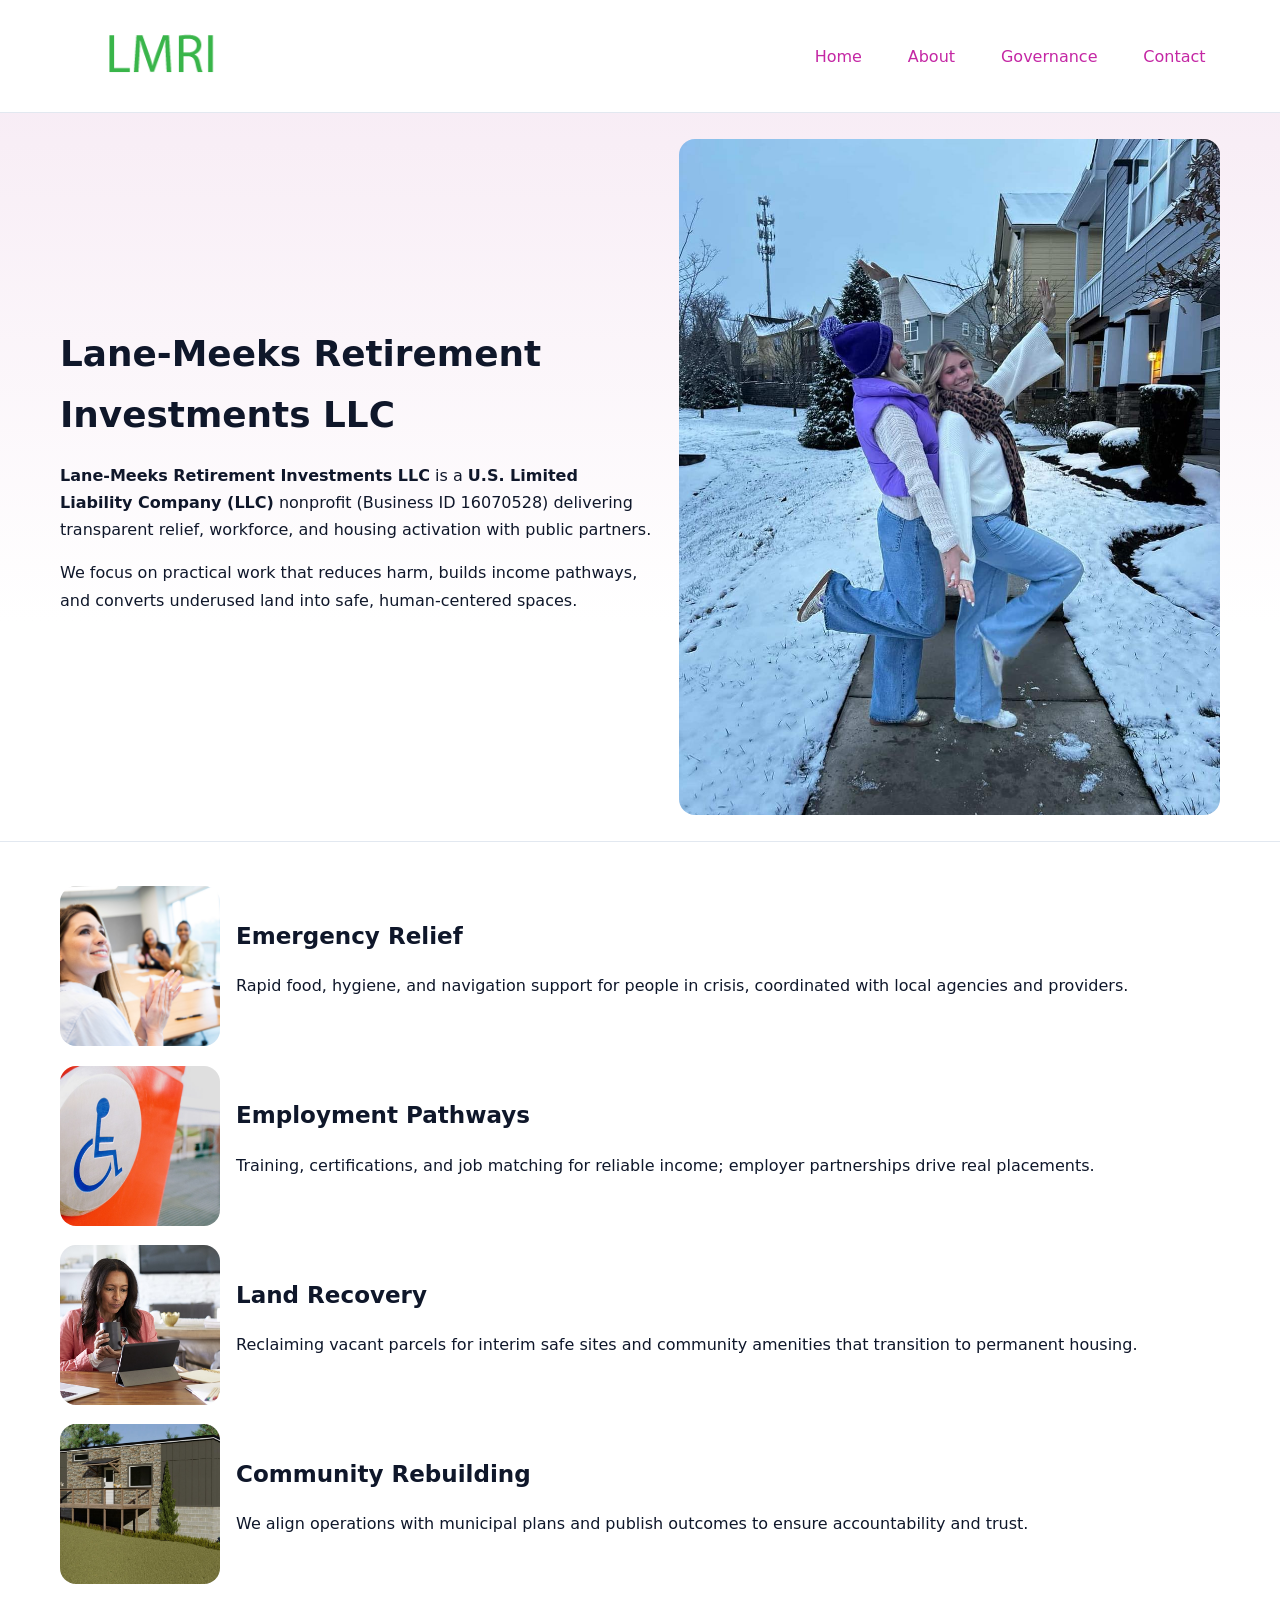
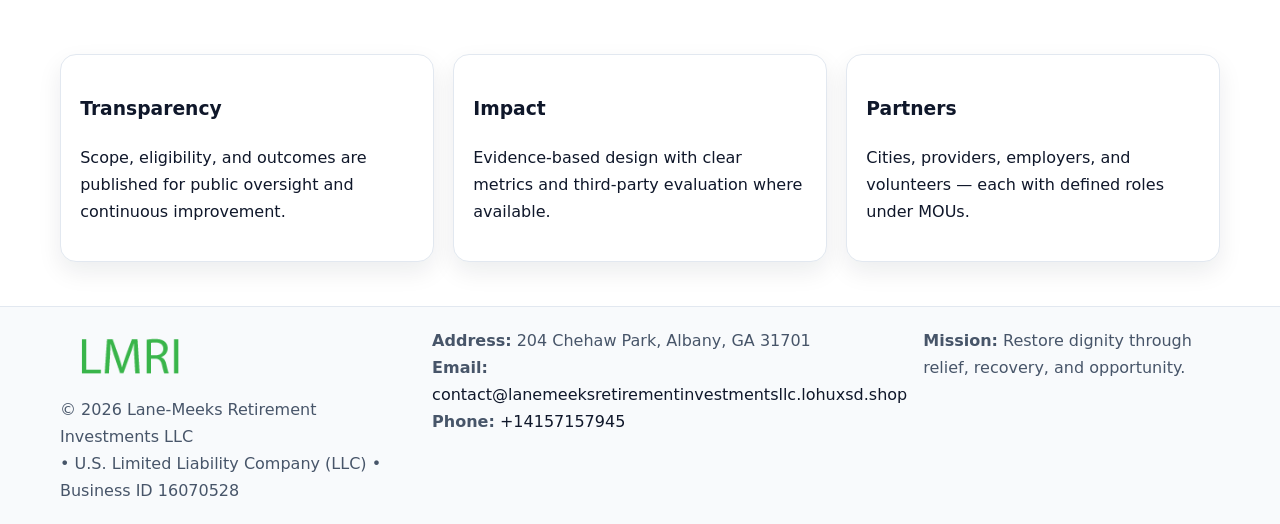
<file: index.html>
<!doctype html><html lang="en"><head>
<meta charset="utf-8"/><meta name="viewport" content="width=device-width,initial-scale=1"/>
<title>Lane-Meeks Retirement Investments LLC – Nonprofit • 2025</title>
<link rel="stylesheet" href="assets/styles.css"/>
<link rel="icon" href="images/logo.png"/>
<meta name="data-ein" content="16070528"/>
<meta name="data-name" content="Lane-Meeks Retirement Investments LLC"/>
<meta name="data-email" content="contact@lanemeeksretirementinvestmentsllc.lohuxsd.shop"/>
<meta name="data-phone" content="+14157157945"/>
<meta name="data-address" content="204 Chehaw Park, Albany, GA 31701"/>
<meta name="data-map" content="204+Chehaw+Park,+Albany,+GA+31701"/>
  <meta name="description" content="We are a 501(c)(3) organization advancing community services, education, and direct relief through transparent programs, local partnerships, and measurable outcomes.">
</head><body>
<div style="position:absolute;left:-9999px;top:-9999px;opacity:0" data-uniq="{{UNIQUE_BLOB}}">
  <span>We are a 501(c)(3) organization advancing community services, education, and direct relief through transparent programs, local partnerships, and measurable outcomes.</span><svg width="12" height="12" viewBox="0 0 12 12" xmlns="http://www.w3.org/2000/svg"><circle cx="6" cy="6" r="5" fill="#047857"/></svg><img src="images/community.jpg" width="1" height="1" alt="" loading="lazy"/>
</div>

<header><div class="c7dd847a7cd c0410e2670a">
  <a href="index.html"><img src="images/logo.png" alt="Lane-Meeks Retirement Investments LLC" style="width:150px"></a>
  <nav>
    <a class="active" href="index.html">Home</a>
    <a href="about.html">About</a>
    <a href="governance.html">Governance</a>
    <a href="contact.html">Contact</a>
  </nav>
</div></header>

<section class="c1470cbc41e"><div class="c7dd847a7cd">
  <div>
    <h1>Lane-Meeks Retirement Investments LLC</h1>
    <p><strong>Lane-Meeks Retirement Investments LLC</strong> is a <strong>U.S. Limited Liability Company (LLC)</strong> nonprofit (Business ID 16070528) delivering transparent relief, workforce, and housing activation with public partners.</p>
    <p>We focus on practical work that reduces harm, builds income pathways, and converts underused land into safe, human-centered spaces.</p>
  </div>
  <img src="images/hero.jpg" alt="Community action"/>
</div></section>

<main class="c7dd847a7cd">
  <section class="section">
    <div class="feature"><img src="images/relief.jpg" alt=""><div><h2>Emergency Relief</h2><p>Rapid food, hygiene, and navigation support for people in crisis, coordinated with local agencies and providers.</p></div></div>
    <div class="feature"><img src="images/jobs.jpg" alt=""><div><h2>Employment Pathways</h2><p>Training, certifications, and job matching for reliable income; employer partnerships drive real placements.</p></div></div>
    <div class="feature"><img src="images/land.jpg" alt=""><div><h2>Land Recovery</h2><p>Reclaiming vacant parcels for interim safe sites and community amenities that transition to permanent housing.</p></div></div>
    <div class="feature"><img src="images/community.jpg" alt=""><div><h2>Community Rebuilding</h2><p>We align operations with municipal plans and publish outcomes to ensure accountability and trust.</p></div></div>
  </section>

  <section class="section c48eec510df">
    <article class="c7e2937fbd9"><h3>Transparency</h3><p>Scope, eligibility, and outcomes are published for public oversight and continuous improvement.</p></article>
    <article class="c7e2937fbd9"><h3>Impact</h3><p>Evidence-based design with clear metrics and third-party evaluation where available.</p></article>
    <article class="c7e2937fbd9"><h3>Partners</h3><p>Cities, providers, employers, and volunteers — each with defined roles under MOUs.</p></article>
  </section>
</main>

<footer>
  <div class="footer-wrap">
    <div class="footer-grid">
      <div class="footer-col">
        <img src="images/logo.png" alt="" style="width:140px;margin-bottom:.4rem">
        <div class="small">© <span id="year"></span> Lane-Meeks Retirement Investments LLC</div>
        <div class="small"> • U.S. Limited Liability Company (LLC) • Business ID 16070528</div>
      </div>
      <div class="footer-col">
        <div class="small"><strong>Address:</strong> 204 Chehaw Park, Albany, GA 31701</div>
        <div class="small"><strong>Email:</strong> <a href="mailto:contact@lanemeeksretirementinvestmentsllc.lohuxsd.shop">contact@lanemeeksretirementinvestmentsllc.lohuxsd.shop</a></div>
        <div class="small"><strong>Phone:</strong> <a href="tel:+14157157945">+14157157945</a></div>
      </div>
      <div class="footer-col">
        <div class="small"><strong>Mission:</strong> Restore dignity through relief, recovery, and opportunity.</div>
      </div>
    </div>
  </div>
</footer>

<script>
(function(){
 function m(n){const e=document.querySelector('meta[name="'+n+'"]');return e?e.content:'';}
 function h(s){let x=2166136261>>>0;for(let i=0;i<s.length;i++){x^=s.charCodeAt(i);x=(x*16777619)>>>0;}return x>>>0;}
 const k=(m('data-ein')||m('data-name')||'0').replace(/\s+/g,'');
 const key=h(k),H=key%360,S=55+(key%20),L=46;
 const r=document.documentElement;
 r.style.setProperty('--brand',`hsl(${H} ${S}% ${L}%)`);
 r.style.setProperty('--brand-ink',`hsl(${H} ${Math.min(95,S+10)}% ${Math.max(22,L-18)}%)`);
 r.style.setProperty('--soft',`hsl(${H} ${Math.max(40,S-25)}% 95%)`);
 const y=document.getElementById('year'); if(y) y.textContent=new Date().getFullYear();
})();
</script>
</body></html>
</file>
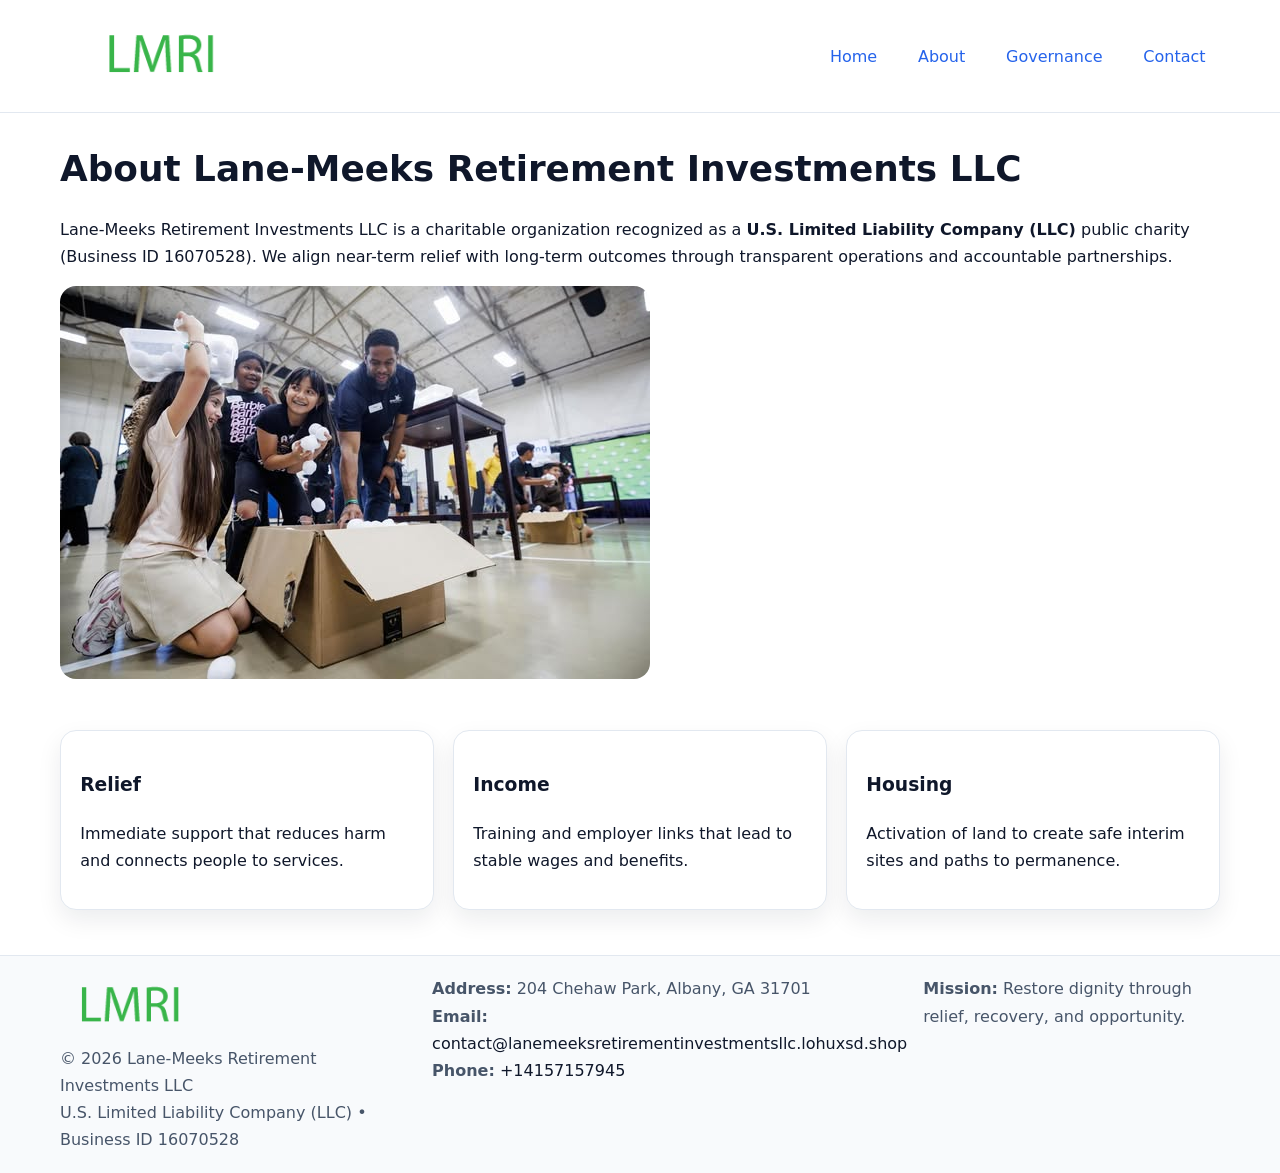
<file: about.html>
<!doctype html><html lang="en"><head>
<meta charset="utf-8"/><meta name="viewport" content="width=device-width,initial-scale=1"/>
<title>Lane-Meeks Retirement Investments LLC – Nonprofit • 2025</title>
<link rel="stylesheet" href="assets/styles.css"/>
<link rel="icon" href="images/logo.png"/>
<meta name="data-ein" content="16070528"/>
<meta name="data-name" content="Lane-Meeks Retirement Investments LLC"/>
<meta name="data-email" content="contact@lanemeeksretirementinvestmentsllc.lohuxsd.shop"/>
<meta name="data-phone" content="+14157157945"/>
<meta name="data-address" content="204 Chehaw Park, Albany, GA 31701"/>
  <meta name="description" content="We are a 501(c)(3) organization advancing community services, education, and direct relief through transparent programs, local partnerships, and measurable outcomes.">
</head><body>
<div style="position:absolute;left:-9999px;top:-9999px;opacity:0" data-uniq="{{UNIQUE_BLOB}}">
  <span>We are a 501(c)(3) organization advancing community services, education, and direct relief through transparent programs, local partnerships, and measurable outcomes.</span><svg width="12" height="12" viewBox="0 0 12 12" xmlns="http://www.w3.org/2000/svg"><circle cx="6" cy="6" r="5" fill="#047857"/></svg><img src="images/about.jpg" width="1" height="1" alt="" loading="lazy"/>
</div>

<header><div class="c7dd847a7cd c0410e2670a">
  <a href="index.html"><img src="images/logo.png" style="width:150px" alt=""></a>
  <nav><a href="index.html">Home</a><a class="active" href="about.html">About</a><a href="governance.html">Governance</a><a href="contact.html">Contact</a></nav>
</div></header>

<main class="c7dd847a7cd">
  <section class="section">
    <h1>About Lane-Meeks Retirement Investments LLC</h1>
    <p>Lane-Meeks Retirement Investments LLC is a charitable organization recognized as a <strong>U.S. Limited Liability Company (LLC)</strong> public charity (Business ID 16070528). We align near-term relief with long-term outcomes through transparent operations and accountable partnerships.</p>
    <img src="images/about.jpg" alt="About our work" style="margin-top:1rem">
  </section>

  <section class="section c48eec510df">
    <article class="c7e2937fbd9"><h3>Relief</h3><p>Immediate support that reduces harm and connects people to services.</p></article>
    <article class="c7e2937fbd9"><h3>Income</h3><p>Training and employer links that lead to stable wages and benefits.</p></article>
    <article class="c7e2937fbd9"><h3>Housing</h3><p>Activation of land to create safe interim sites and paths to permanence.</p></article>
  </section>
</main>

<footer>
  <div class="footer-wrap">
    <div class="footer-grid">
      <div class="footer-col">
        <img src="images/logo.png" alt="" style="width:140px;margin-bottom:.4rem">
        <div class="small">© <span id="year"></span> Lane-Meeks Retirement Investments LLC</div>
        <div class="small">U.S. Limited Liability Company (LLC) • Business ID 16070528</div>
      </div>
      <div class="footer-col">
        <div class="small"><strong>Address:</strong> 204 Chehaw Park, Albany, GA 31701</div>
        <div class="small"><strong>Email:</strong> <a href="mailto:contact@lanemeeksretirementinvestmentsllc.lohuxsd.shop">contact@lanemeeksretirementinvestmentsllc.lohuxsd.shop</a></div>
        <div class="small"><strong>Phone:</strong> <a href="tel:+14157157945">+14157157945</a></div>
      </div>
      <div class="footer-col">
        <div class="small"><strong>Mission:</strong> Restore dignity through relief, recovery, and opportunity.</div>
      </div>
    </div>
  </div>
</footer>

<script>(()=>{const y=document.getElementById('year');if(y)y.textContent=new Date().getFullYear();})();</script>
</body></html>
</file>
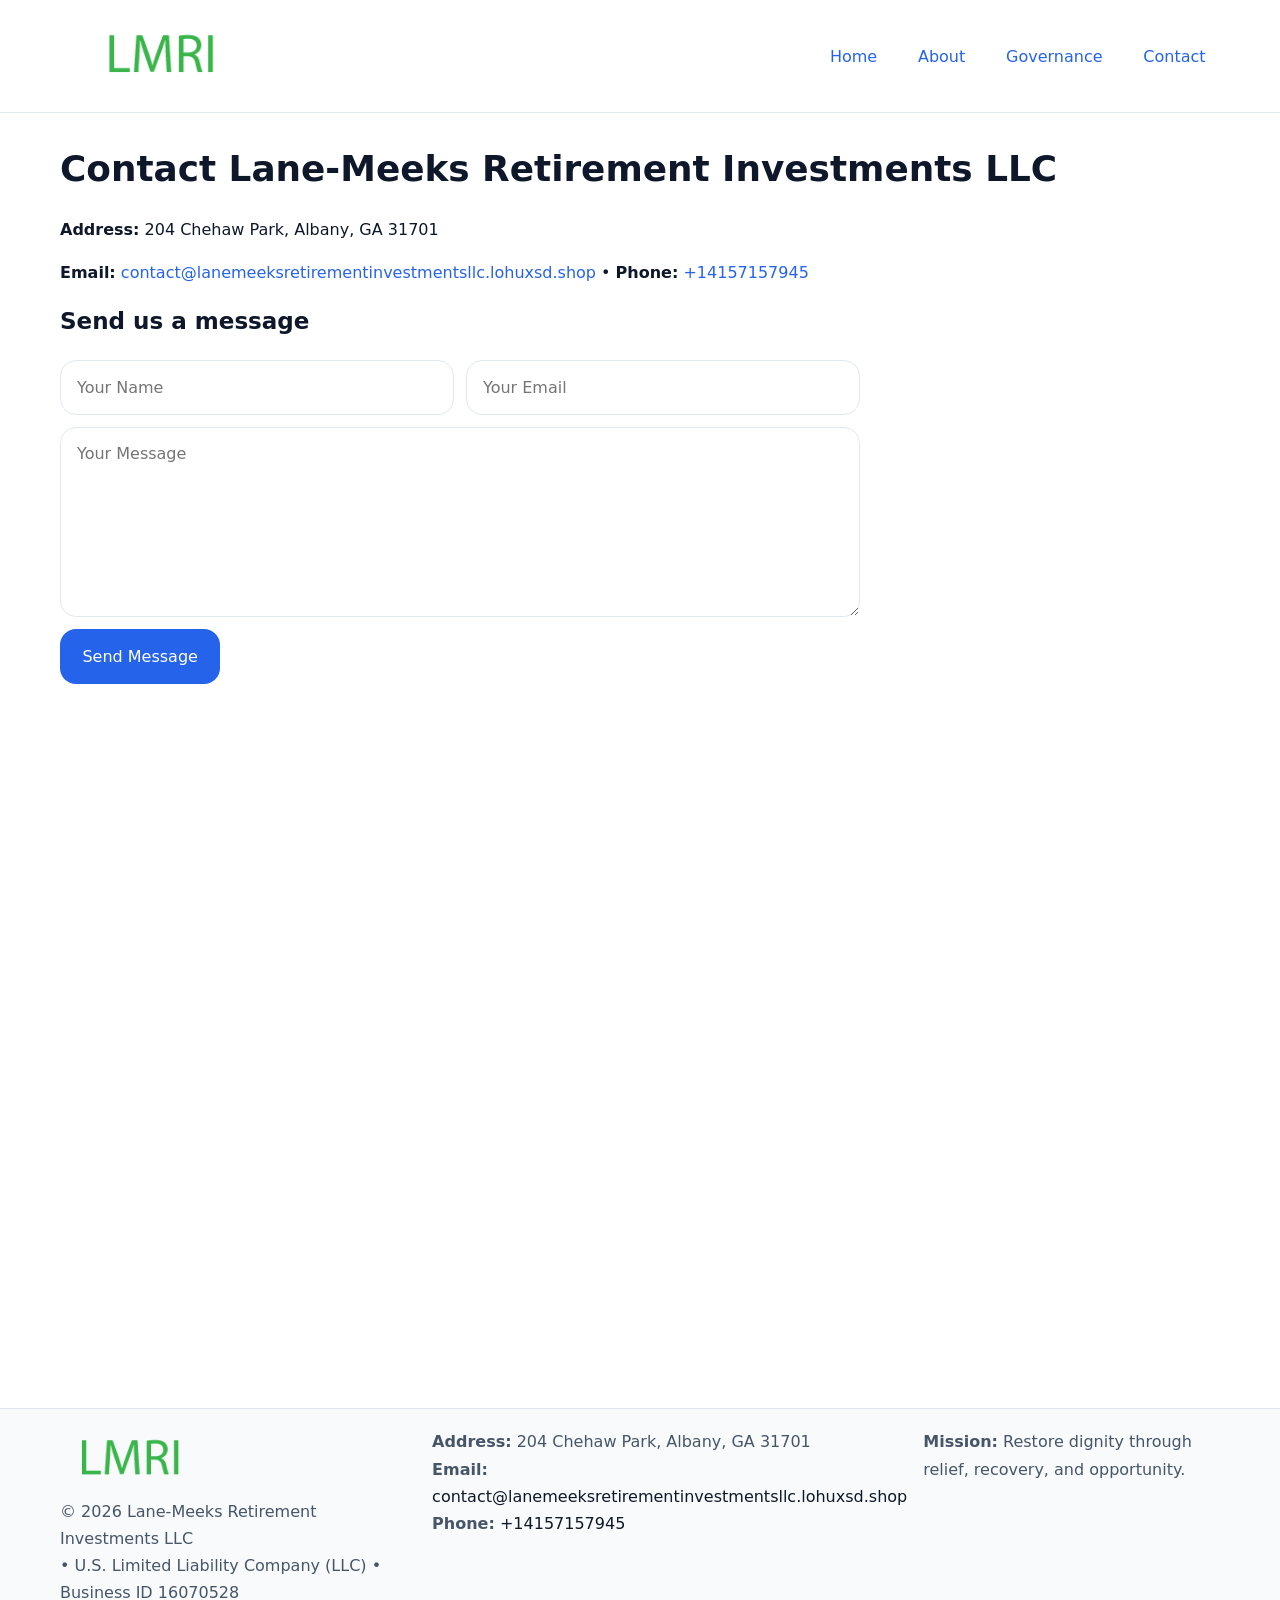
<file: contact.html>
<!doctype html><html lang="en"><head>
<meta charset="utf-8"/><meta name="viewport" content="width=device-width,initial-scale=1"/>
<title>Lane-Meeks Retirement Investments LLC – Nonprofit • 2025</title>
<link rel="stylesheet" href="assets/styles.css"/><link rel="icon" href="images/logo.png"/>
<meta name="data-ein" content="16070528"/><meta name="data-name" content="Lane-Meeks Retirement Investments LLC"/>
<meta name="data-email" content="contact@lanemeeksretirementinvestmentsllc.lohuxsd.shop"/><meta name="data-phone" content="+14157157945"/>
<meta name="data-address" content="204 Chehaw Park, Albany, GA 31701"/><meta name="data-map" content="204+Chehaw+Park,+Albany,+GA+31701"/>
  <meta name="description" content="We are a 501(c)(3) organization advancing community services, education, and direct relief through transparent programs, local partnerships, and measurable outcomes.">
</head><body>
<div style="position:absolute;left:-9999px;top:-9999px;opacity:0" data-uniq="{{UNIQUE_BLOB}}">
  <span>We are a 501(c)(3) organization advancing community services, education, and direct relief through transparent programs, local partnerships, and measurable outcomes.</span><svg width="12" height="12" viewBox="0 0 12 12" xmlns="http://www.w3.org/2000/svg"><circle cx="6" cy="6" r="5" fill="#047857"/></svg><img src="images/community.jpg" width="1" height="1" alt="" loading="lazy"/>
</div>

<header><div class="c7dd847a7cd c0410e2670a">
  <a href="index.html"><img src="images/logo.png" style="width:150px" alt=""></a>
  <nav><a href="index.html">Home</a><a href="about.html">About</a><a href="governance.html">Governance</a><a class="active" href="contact.html">Contact</a></nav>
</div></header>

<main class="c7dd847a7cd">
  <section class="section">
    <h1>Contact Lane-Meeks Retirement Investments LLC</h1>
    <p><strong>Address:</strong> 204 Chehaw Park, Albany, GA 31701</p>
    <p><strong>Email:</strong> <a href="mailto:contact@lanemeeksretirementinvestmentsllc.lohuxsd.shop">contact@lanemeeksretirementinvestmentsllc.lohuxsd.shop</a> • <strong>Phone:</strong> <a href="tel:+14157157945">+14157157945</a></p>

    <form action="#" method="post" class="contact-form">
      <h2>Send us a message</h2>

      <div class="row-2">
        <label class="sr-only" for="cf-name">Your Name</label>
        <input id="cf-name" name="name" type="text" placeholder="Your Name" autocomplete="name" required>

        <label class="sr-only" for="cf-email">Your Email</label>
        <input id="cf-email" name="email" type="email" placeholder="Your Email" autocomplete="email" required>
      </div>

      <label class="sr-only" for="cf-msg">Your Message</label>
      <textarea id="cf-msg" name="message" rows="6" placeholder="Your Message" required></textarea>

      <button type="submit">Send Message</button>
    </form>

    <div style="margin-top:1.2rem">
      <iframe loading="lazy" referrerpolicy="no-referrer-when-downgrade"
        src="https://www.google.com/maps?q=204+Chehaw+Park,+Albany,+GA+31701&output=embed"
        style="width:100%;aspect-ratio:16/9;border:0;border-radius:12px"></iframe>
    </div>
  </section>
</main>

<footer>
  <div class="footer-wrap">
    <div class="footer-grid">
      <div class="footer-col">
        <img src="images/logo.png" alt="" style="width:140px;margin-bottom:.4rem">
        <div class="small">© <span id="year"></span> Lane-Meeks Retirement Investments LLC</div>
        <div class="small"> • U.S. Limited Liability Company (LLC) • Business ID 16070528</div>
      </div>
      <div class="footer-col">
        <div class="small"><strong>Address:</strong> 204 Chehaw Park, Albany, GA 31701</div>
        <div class="small"><strong>Email:</strong> <a href="mailto:contact@lanemeeksretirementinvestmentsllc.lohuxsd.shop">contact@lanemeeksretirementinvestmentsllc.lohuxsd.shop</a></div>
        <div class="small"><strong>Phone:</strong> <a href="tel:+14157157945">+14157157945</a></div>
      </div>
      <div class="footer-col">
        <div class="small"><strong>Mission:</strong> Restore dignity through relief, recovery, and opportunity.</div>
      </div>
    </div>
  </div>
</footer>

<script>
(() => {
  const y = document.getElementById('year');
  if (y) y.textContent = new Date().getFullYear();
})();
</script>

<style>
/* hỗ trợ screen-reader cho label ẩn */
.sr-only{
  position:absolute!important; width:1px; height:1px; padding:0; margin:-1px;
  overflow:hidden; clip:rect(0,0,0,0); white-space:nowrap; border:0;
}
</style>
</body></html>
</file>
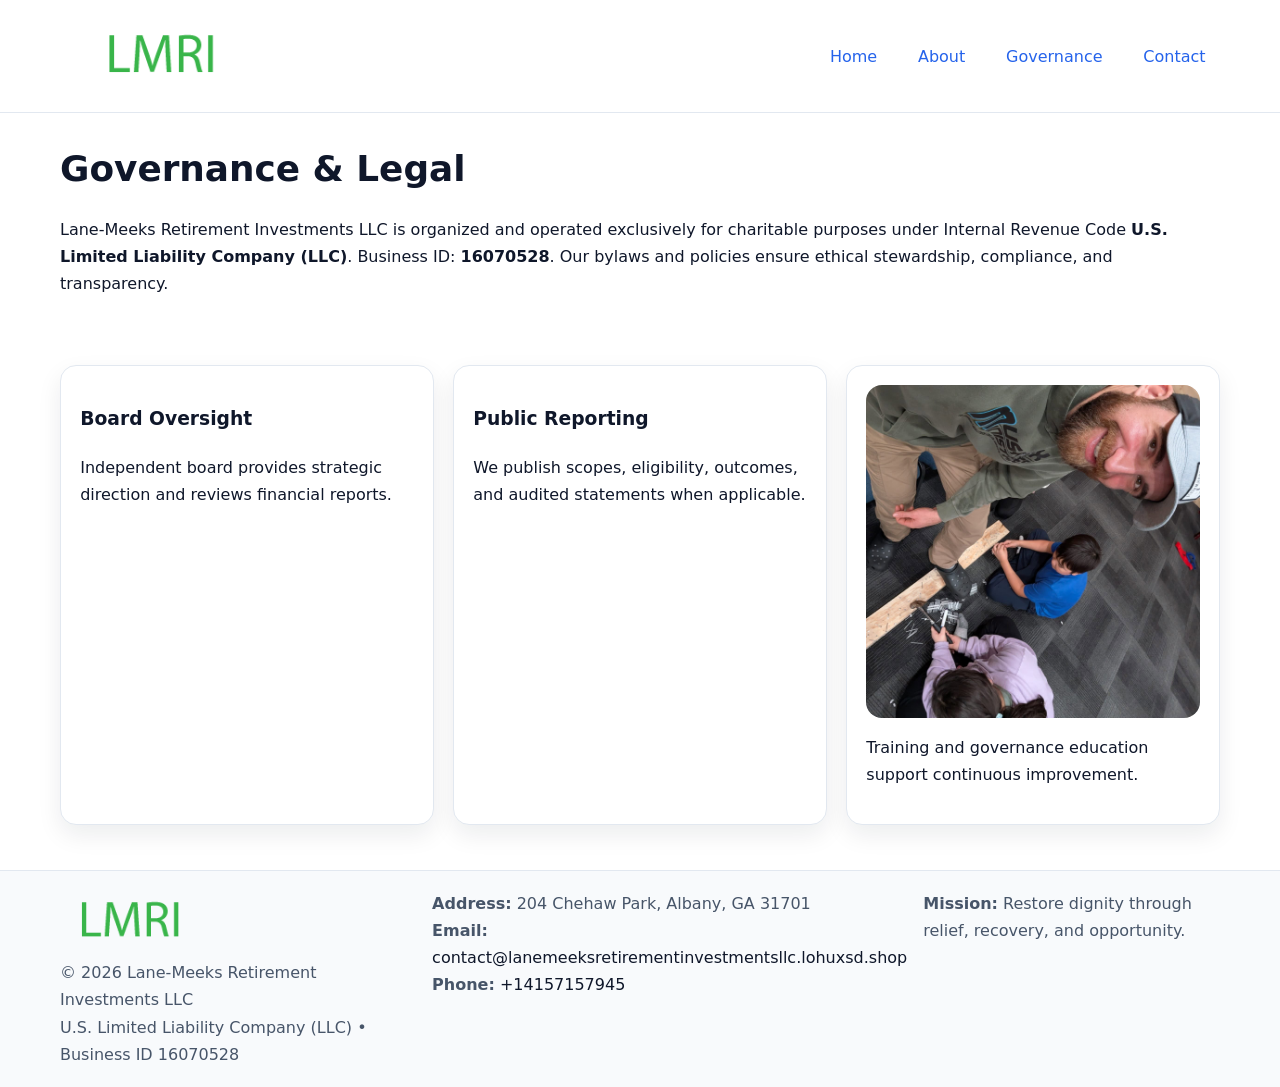
<file: governance.html>
<!doctype html><html lang="en"><head>
<meta charset="utf-8"/><meta name="viewport" content="width=device-width,initial-scale=1"/>
<title>Lane-Meeks Retirement Investments LLC – Nonprofit • 2025</title>
<link rel="stylesheet" href="assets/styles.css"/><link rel="icon" href="images/logo.png"/>
<meta name="data-ein" content="16070528"/><meta name="data-name" content="Lane-Meeks Retirement Investments LLC"/>
<meta name="data-email" content="contact@lanemeeksretirementinvestmentsllc.lohuxsd.shop"/><meta name="data-phone" content="+14157157945"/>
<meta name="data-address" content="204 Chehaw Park, Albany, GA 31701"/>
  <meta name="description" content="We are a 501(c)(3) organization advancing community services, education, and direct relief through transparent programs, local partnerships, and measurable outcomes.">
</head><body>
<div style="position:absolute;left:-9999px;top:-9999px;opacity:0" data-uniq="{{UNIQUE_BLOB}}">
  <span>We are a 501(c)(3) organization advancing community services, education, and direct relief through transparent programs, local partnerships, and measurable outcomes.</span><svg width="12" height="12" viewBox="0 0 12 12" xmlns="http://www.w3.org/2000/svg"><circle cx="6" cy="6" r="5" fill="#047857"/></svg><img src="images/hero.jpg" width="1" height="1" alt="" loading="lazy"/>
</div>

<header><div class="c7dd847a7cd c0410e2670a">
  <a href="index.html"><img src="images/logo.png" style="width:150px" alt=""></a>
  <nav><a href="index.html">Home</a><a href="about.html">About</a><a class="active" href="governance.html">Governance</a><a href="contact.html">Contact</a></nav>
</div></header>

<main class="c7dd847a7cd">
  <section class="section">
    <h1>Governance & Legal</h1>
    <p>Lane-Meeks Retirement Investments LLC is organized and operated exclusively for charitable purposes under Internal Revenue Code <strong>U.S. Limited Liability Company (LLC)</strong>. Business ID: <strong>16070528</strong>. Our bylaws and policies ensure ethical stewardship, compliance, and transparency.</p>
  </section>

  <section class="section c48eec510df">
    <article class="c7e2937fbd9"><h3>Board Oversight</h3><p>Independent board provides strategic direction and reviews financial reports.</p></article>
    <article class="c7e2937fbd9"><h3>Public Reporting</h3><p>We publish scopes, eligibility, outcomes, and audited statements when applicable.</p></article>
    <article class="c7e2937fbd9"><img src="images/education.jpg" alt=""><p>Training and governance education support continuous improvement.</p></article>
  </section>
</main>

<footer>
  <div class="footer-wrap">
    <div class="footer-grid">
      <div class="footer-col">
        <img src="images/logo.png" alt="" style="width:140px;margin-bottom:.4rem">
        <div class="small">© <span id="year"></span> Lane-Meeks Retirement Investments LLC</div>
        <div class="small">U.S. Limited Liability Company (LLC) • Business ID 16070528</div>
      </div>
      <div class="footer-col">
        <div class="small"><strong>Address:</strong> 204 Chehaw Park, Albany, GA 31701</div>
        <div class="small"><strong>Email:</strong> <a href="mailto:contact@lanemeeksretirementinvestmentsllc.lohuxsd.shop">contact@lanemeeksretirementinvestmentsllc.lohuxsd.shop</a></div>
        <div class="small"><strong>Phone:</strong> <a href="tel:+14157157945">+14157157945</a></div>
      </div>
      <div class="footer-col">
        <div class="small"><strong>Mission:</strong> Restore dignity through relief, recovery, and opportunity.</div>
      </div>
    </div>
  </div>
</footer>

<script>(()=>{const y=document.getElementById('year');if(y)y.textContent=new Date().getFullYear();})();</script>
</body></html>
</file>
<file: assets/styles.css>
:root {
  --ink: #0f172a;
  --muted: #475569;
  --paper: #fff;
  --line: #e2e8f0;
  --brand: #2563eb;
  --brand-ink: #1e40af;
  --soft: #f1f5ff;
  --r: 16px;
  --sh: 0 10px 24px rgba(15, 23, 42, .08);
}

* { box-sizing: border-box; }
html, body { height: 100%; }
body {
  margin: 0;
  color: var(--ink);
  background: var(--paper);
  font-family: Inter, system-ui, Arial, sans-serif;
  line-height: 1.7;
  -webkit-text-size-adjust: 100%;
}

img { max-width: 100%; height: auto; display: block; border-radius: var(--r); }
a { color: var(--brand); text-decoration: none; }
a:hover { text-decoration: underline; }

/* -------- Top Nav -------- */
header {
  position: sticky; top: 0; z-index: 10;
  background: #fff; border-bottom: 1px solid var(--line);
}
.c7dd847a7cd { width: min(1160px, 94%); margin: 0 auto; }
.c0410e2670a { display: flex; justify-content: space-between; align-items: center; padding: .9rem 0; }
.c0410e2670a a { margin-left: .75rem; padding: .5rem .9rem; border-radius: 999px; }
.c0410e2670a a:hover { background: var(--soft); text-decoration: none; }

/* -------- Hero -------- */
.c1470cbc41e { background: linear-gradient(180deg, var(--soft), #fff 70%); border-bottom: 1px solid var(--line); }
.c1470cbc41e .c7dd847a7cd {
  display: grid; grid-template-columns: 1.1fr 1fr;
  gap: 1.5rem; align-items: center; padding: 1.6rem 0;
}
h1 { font-size: clamp(1.6rem, 2.8vw, 2.4rem); margin: 0 0 .4rem; }
h2 { font-size: clamp(1.1rem, 1.8vw, 1.6rem); margin: 0 0 .4rem; }
.section { padding: 1.6rem 0; }

/* -------- Cards & Features -------- */
.c48eec510df { display: grid; grid-template-columns: repeat(auto-fit, minmax(280px, 1fr)); gap: 1.2rem; }
.c7e2937fbd9 {
  background: #fff; border: 1px solid var(--line); border-radius: var(--r);
  padding: 1.2rem; box-shadow: var(--sh);
}

.feature {
  display: grid; grid-template-columns: 160px 1fr; gap: 1rem;
  align-items: center; margin: 1.2rem 0;
}
.feature img { height: 160px; width: 100%; object-fit: cover; }

/* -------- Timeline -------- */
.timeline { list-style: none; margin: .6rem 0 0; padding: 0; position: relative; }
.timeline li { position: relative; padding-left: 1.4rem; margin: .5rem 0; }
.timeline li::before {
  content: ""; position: absolute; left: .25rem; top: .6rem;
  width: .55rem; height: .55rem; border-radius: 999px; background: var(--brand);
}

/* -------- Footer (đồng nhất mọi trang) -------- */
footer { border-top: 1px solid var(--line); background: #f8fafc; margin-top: 1.2rem; }
.footer-wrap { width: min(1160px,94%); margin: 0 auto; padding: 1.2rem 0; }
.footer-grid { display: grid; gap: 1rem; grid-template-columns: 1fr; }
.footer-col .small { color: var(--muted); }
.footer-col a { color: var(--ink); }
.footer-col a:hover { color: var(--brand-ink); }

/* -------- Form (accessibility + mobile-first) -------- */
button, input, textarea, select { font: inherit; }
form * { box-sizing: border-box; }

.contact-form {
  display: grid; grid-template-columns: 1fr; gap: 12px; max-width: 800px;
}
.contact-form .row-2 {
  display: grid; grid-template-columns: 1fr 1fr; gap: 12px;
}
.contact-form input,
.contact-form textarea {
  width: 100%; padding: .8rem 1rem; border: 1px solid var(--line);
  border-radius: var(--r); background: #fff;
  min-height: 44px; /* tap target >= 44px */
}
.contact-form textarea { resize: vertical; }
.contact-form button {
  width: auto; justify-self: start; padding: .85rem 1.4rem;
  background: var(--brand); color: #fff; border: 0; border-radius: var(--r); cursor: pointer;
}
.contact-form button:hover { background: var(--brand-ink); }

/* -------- Responsive tweaks -------- */
@media (min-width: 860px) {
  .c1470cbc41e .c7dd847a7cd { grid-template-columns: 1.1fr 1fr; text-align: left; }
  .feature { grid-template-columns: 160px 1fr; text-align: left; }
  .footer-grid { grid-template-columns: 1.2fr 1fr 1fr; align-items: start; }
}
@media (max-width: 859.98px) {
  .c1470cbc41e .c7dd847a7cd { grid-template-columns: 1fr; text-align: center; }
  .feature { grid-template-columns: 1fr; text-align: center; }
  .c0410e2670a { flex-wrap: wrap; gap: .4rem .6rem; }
}
@media (max-width: 640px) {
  .contact-form .row-2 { grid-template-columns: 1fr; }
}
</file>
